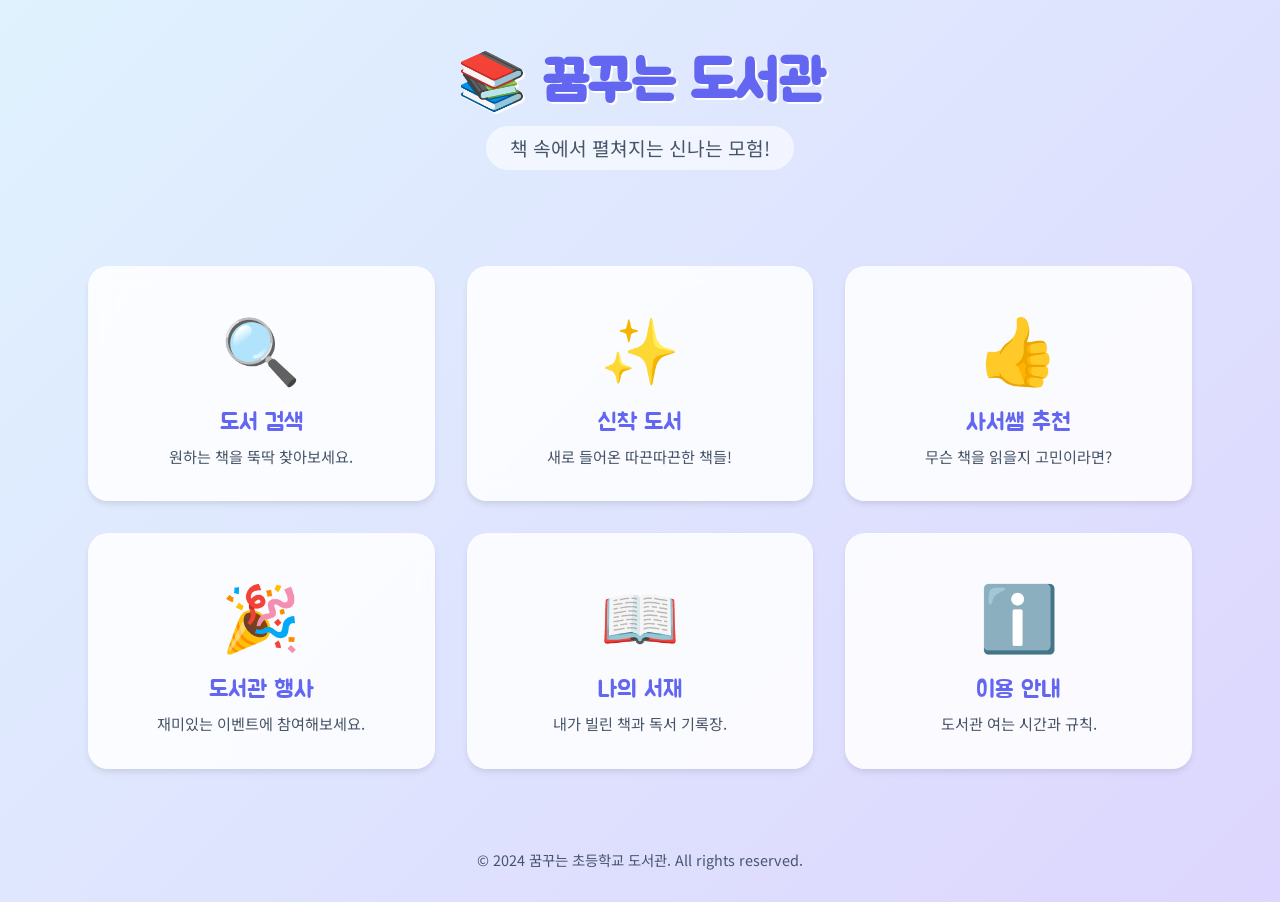
<file: index.html>
<!DOCTYPE html>
<html lang="ko">

<head>
    <meta charset="UTF-8">
    <meta name="viewport" content="width=device-width, initial-scale=1.0">
    <title>꿈꾸는 학교 도서관</title>
    <link rel="stylesheet" href="style.css">
</head>

<body>

    <header>
        <h1>📚 꿈꾸는 도서관</h1>
        <div class="subtitle">책 속에서 펼쳐지는 신나는 모험!</div>
    </header>

    <main>
        <div class="menu-grid">
            <!-- Menu 1 -->
            <a href="page1_search.html" class="menu-card">
                <div class="menu-icon">🔍</div>
                <div class="menu-title">도서 검색</div>
                <div class="menu-desc">원하는 책을 뚝딱 찾아보세요.</div>
            </a>

            <!-- Menu 2 -->
            <a href="page2_new.html" class="menu-card">
                <div class="menu-icon">✨</div>
                <div class="menu-title">신착 도서</div>
                <div class="menu-desc">새로 들어온 따끈따끈한 책들!</div>
            </a>

            <!-- Menu 3 -->
            <a href="page3_recommend.html" class="menu-card">
                <div class="menu-icon">👍</div>
                <div class="menu-title">사서쌤 추천</div>
                <div class="menu-desc">무슨 책을 읽을지 고민이라면?</div>
            </a>

            <!-- Menu 4 -->
            <a href="page4_events.html" class="menu-card">
                <div class="menu-icon">🎉</div>
                <div class="menu-title">도서관 행사</div>
                <div class="menu-desc">재미있는 이벤트에 참여해보세요.</div>
            </a>

            <!-- Menu 5 -->
            <a href="page5_mylib.html" class="menu-card">
                <div class="menu-icon">📖</div>
                <div class="menu-title">나의 서재</div>
                <div class="menu-desc">내가 빌린 책과 독서 기록장.</div>
            </a>

            <!-- Menu 6 -->
            <a href="page6_info.html" class="menu-card">
                <div class="menu-icon">ℹ️</div>
                <div class="menu-title">이용 안내</div>
                <div class="menu-desc">도서관 여는 시간과 규칙.</div>
            </a>
        </div>
    </main>

    <footer>
        <p>&copy; 2024 꿈꾸는 초등학교 도서관. All rights reserved.</p>
    </footer>

</body>

</html>
</file>
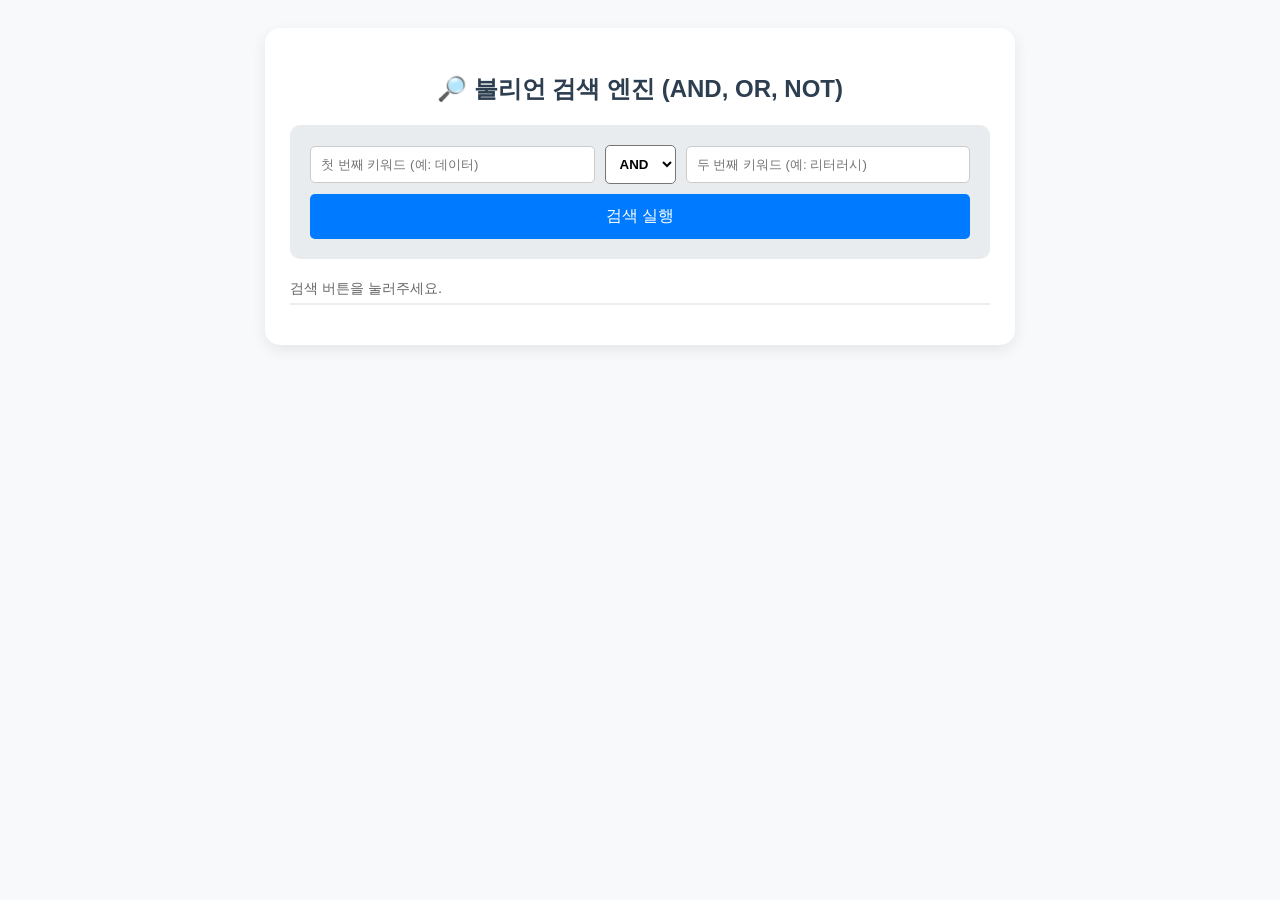
<file: boolean.html>
<!DOCTYPE html>
<html lang="ko">
<head>
    <meta charset="UTF-8">
    <title>불리언 검색 엔진 연습</title>
    <style>
        body { font-family: 'Malgun Gothic', sans-serif; background-color: #f8f9fa; padding: 20px; }
        .container { max-width: 700px; margin: 0 auto; background: white; padding: 25px; border-radius: 15px; box-shadow: 0 5px 15px rgba(0,0,0,0.08); }
        h2 { color: #2c3e50; text-align: center; }
        .search-controls { background: #e9ecef; padding: 20px; border-radius: 10px; margin-bottom: 20px; }
        .input-row { display: flex; gap: 10px; margin-bottom: 10px; align-items: center; }
        input { flex: 1; padding: 10px; border: 1px solid #ccc; border-radius: 5px; }
        select { padding: 10px; border-radius: 5px; font-weight: bold; background: #fff; }
        button { width: 100%; padding: 12px; background-color: #007bff; color: white; border: none; border-radius: 5px; cursor: pointer; font-size: 16px; }
        button:hover { background-color: #0056b3; }
        
        .result-stats { margin: 15px 0; font-size: 0.9em; color: #666; border-bottom: 2px solid #eee; padding-bottom: 5px; }
        .book-item { padding: 12px; border-bottom: 1px solid #eee; }
        .book-title { font-weight: bold; color: #333; }
        .book-tags { font-size: 0.85em; color: #007bff; margin-top: 4px; }
        mark { background-color: #ffeb3b; padding: 0 2px; }
    </style>
</head>
<body>

<div class="container">
    <h2>🔎 불리언 검색 엔진 (AND, OR, NOT)</h2>
    
    <div class="search-controls">
        <div class="input-row">
            <input type="text" id="term1" placeholder="첫 번째 키워드 (예: 데이터)">
            <select id="operator">
                <option value="AND">AND</option>
                <option value="OR">OR</option>
                <option value="NOT">NOT</option>
            </select>
            <input type="text" id="term2" placeholder="두 번째 키워드 (예: 리터러시)">
        </div>
        <button onclick="runBooleanSearch()">검색 실행</button>
    </div>

    <div id="resultArea">
        <div id="stats" class="result-stats">검색 버튼을 눌러주세요.</div>
        <div id="list"></div>
    </div>
</div>

<script>
    // 1. 샘플 도서 데이터 (태그 기반 검색)
    const libraryData = [
        { title: "데이터 리터러시 가이드", tags: ["데이터", "리터러시", "교육"] },
        { title: "정보 리터러시의 이해", tags: ["정보", "리터러시", "문헌정보"] },
        { title: "데이터 시각화 교과서", tags: ["데이터", "시각화", "디자인"] },
        { title: "미디어 리터러시와 가짜뉴스", tags: ["미디어", "리터러시", "정보"] },
        { title: "파이썬 데이터 분석", tags: ["데이터", "파이썬", "프로그래밍"] },
        { title: "도서관 정보학 개론", tags: ["도서관", "정보", "문헌정보"] },
        { title: "디지털 리터러시 교육론", tags: ["디지털", "리터러시", "교육"] },
        { title: "빅데이터의 세계", tags: ["데이터", "빅데이터", "과학"] }
    ];

    function runBooleanSearch() {
        const t1 = document.getElementById('term1').value.trim().toLowerCase();
        const t2 = document.getElementById('term2').value.trim().toLowerCase();
        const op = document.getElementById('operator').value;
        const listDiv = document.getElementById('list');
        const statsDiv = document.getElementById('stats');

        if (!t1) { alert("첫 번째 키워드는 필수입니다."); return; }

        // 2. 불리언 논리 필터링
        const results = libraryData.filter(book => {
            const content = book.tags.join(" ").toLowerCase() + book.title.toLowerCase();
            const hasT1 = content.includes(t1);
            const hasT2 = t2 ? content.includes(t2) : false;

            if (op === "AND") return hasT1 && hasT2;
            if (op === "OR")  return hasT1 || hasT2;
            if (op === "NOT") return hasT1 && !hasT2;
            return hasT1;
        });

        // 3. 결과 출력
        listDiv.innerHTML = "";
        statsDiv.innerHTML = `검색 조건: <b>${t1} ${op} ${t2}</b> | 검색 결과: ${results.length}건`;

        if (results.length === 0) {
            listDiv.innerHTML = "<p style='text-align:center; padding:20px;'>일치하는 도서가 없습니다.</p>";
            return;
        }

        results.forEach(book => {
            const item = document.createElement('div');
            item.className = 'book-item';
            
            // 키워드 강조 하이라이트
            let displayTitle = book.title;
            [t1, t2].forEach(t => {
                if(t) {
                    const reg = new RegExp(t, "gi");
                    displayTitle = displayTitle.replace(reg, match => `<mark>${match}</mark>`);
                }
            });

            item.innerHTML = `
                <div class="book-title">${displayTitle}</div>
                <div class="book-tags">태그: ${book.tags.join(", ")}</div>
            `;
            listDiv.appendChild(item);
        });
    }
</script>

</body>
</html>
</file>
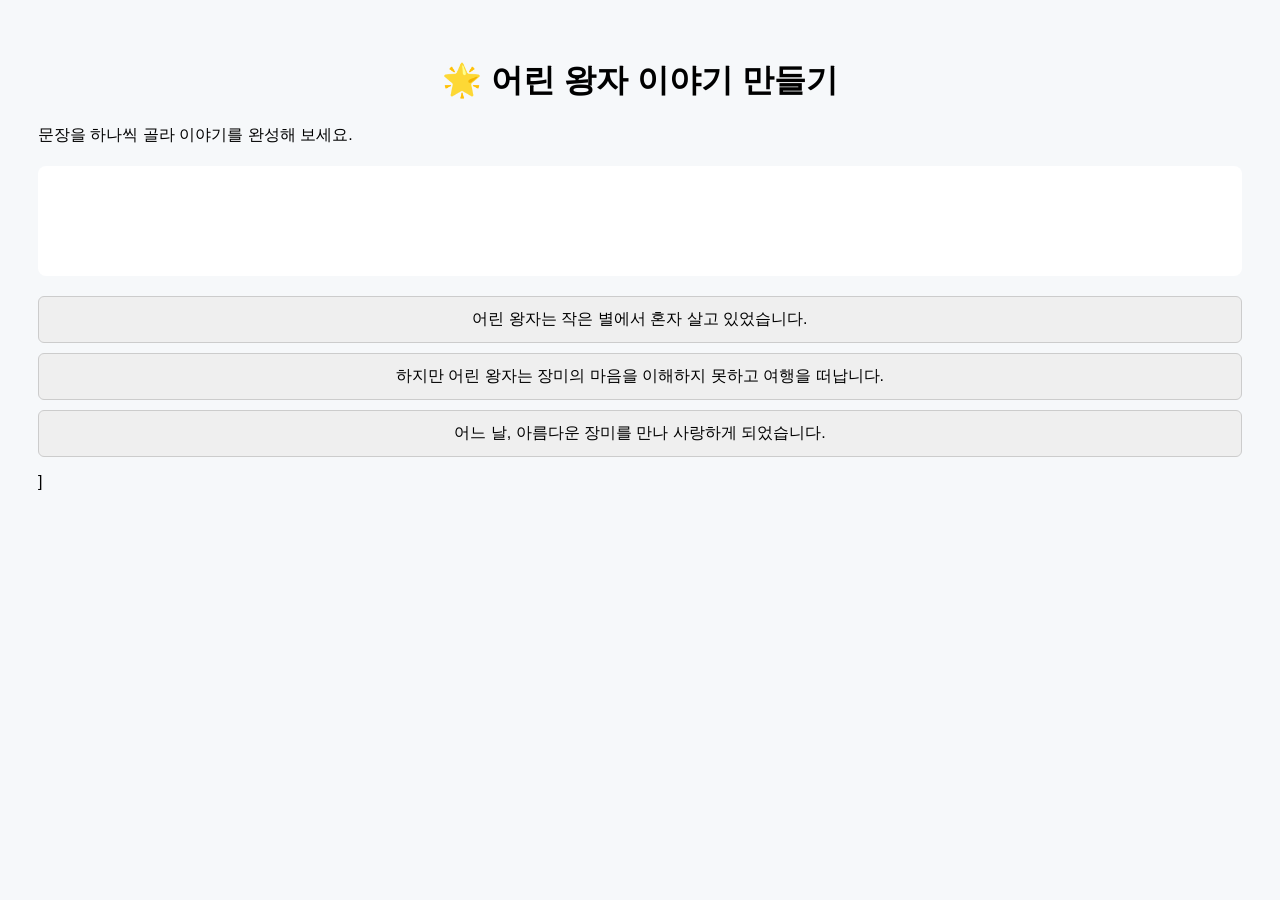
<file: childking.html>
<!DOCTYPE html>
<html lang="ko">
<head>
  <meta charset="UTF-8">
  <title>어린 왕자 이야기 만들기 게임</title>
  <style>
    body {
      font-family: "Noto Sans KR", sans-serif;
      background: #f6f8fa;
      padding: 30px;
    }
    h1 {
      text-align: center;
    }
    #story {
      margin: 20px 0;
      padding: 15px;
      background: white;
      border-radius: 8px;
      min-height: 80px;
    }
    .choices button {
      display: block;
      width: 100%;
      margin: 10px 0;
      padding: 12px;
      font-size: 16px;
      border-radius: 6px;
      border: 1px solid #ccc;
      cursor: pointer;
    }
    .choices button:hover {
      background: #eef;
    }
    #message {
      margin-top: 15px;
      font-weight: bold;
    }
  </style>
</head>
<body>

<h1>🌟 어린 왕자 이야기 만들기</h1>

<p>문장을 하나씩 골라 이야기를 완성해 보세요.</p>

<div id="story"></div>

<div class="choices" id="choices"></div>

<p id="message"></p>

<script>
  // 올바른 이야기 순서
  const correctStory = [
    "어린 왕자는 작은 별에서 혼자 살고 있었습니다.",
    "그는 매일 해가 지는 모습을 바라보는 것을 좋아했습니다.",
    "어느 날, 아름다운 장미를 만나 사랑하게 되었습니다.",
    "하지만 어린 왕자는 장미의 마음을 이해하지 못하고 여행을 떠납니다.",
    "여러 별을 여행하며 어른들의 모습을 보게 됩니다.",
    "지구에서 여우를 만나 중요한 비밀을 배웁니다.",
    "가장 중요한 것은 눈에 보이지 않는다는 사실이었습니다."
  ];

  let currentIndex = 0;
  const storyDiv = document.getElementById("story");
  const choicesDiv = document.getElementById("choices");
  const messageP = document.getElementById("message");

  function shuffle(array) {
    return array.sort(() => Math.random() - 0.5);
  }

  function showChoices() {
    choicesDiv.innerHTML = "";
    messageP.textContent = "";

    const correctSentence = correctStory[currentIndex];

    // 오답 후보 2개 추가
    let wrongChoices = correctStory.filter(
      (s, i) => i !== currentIndex
    );
    wrongChoices = shuffle(wrongChoices).slice(0, 2);

    const choices = shuffle([correctSentence, ...wrongChoices]);

    choices.forEach(sentence => {
      const btn = document.createElement("button");
      btn.textContent = sentence;
      btn.onclick = () => checkAnswer(sentence);
      choicesDiv.appendChild(btn);
    });
  }

  function checkAnswer(sentence) {
    if (sentence === correctStory[currentIndex]) {
      storyDiv.innerHTML += sentence + "<br>";
      currentIndex++;

      if (currentIndex === correctStory.length) {
        choicesDiv.innerHTML = "";
        messageP.textContent = "🎉 이야기를 모두 완성했습니다!";
      } else {
        showChoices();
      }
    } else {
      messageP.textContent = "❌ 이 문장은 아직 아니에요. 다시 생각해 보세요!";
    }
  }

  showChoices();
</script>

</body>
</html>
]
</file>
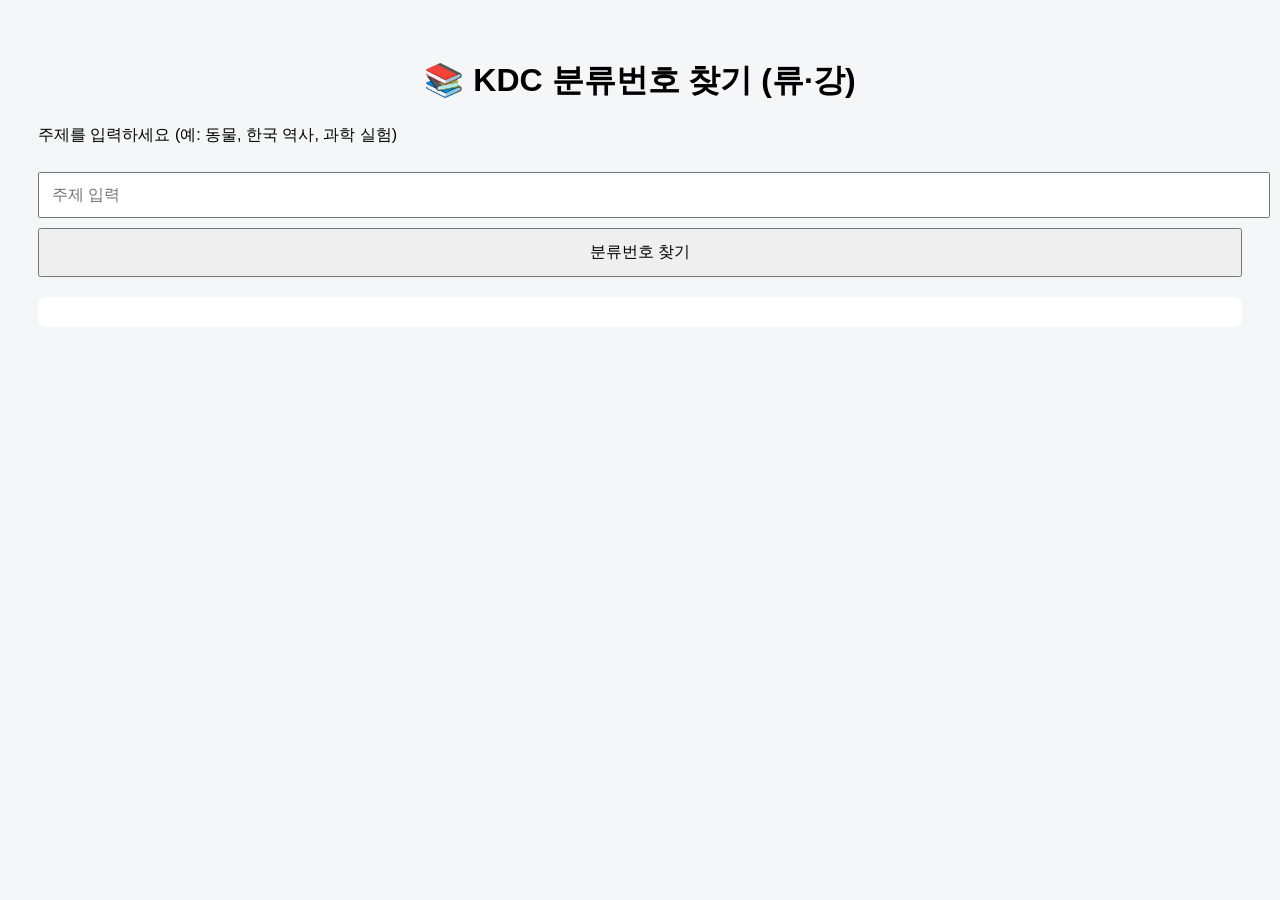
<file: classification.html>
<!DOCTYPE html>
<html lang="ko">
<head>
  <meta charset="UTF-8">
  <title>KDC 분류번호 찾기</title>
  <style>
    body {
      font-family: "Noto Sans KR", sans-serif;
      background: #f4f6f8;
      padding: 30px;
    }
    h1 {
      text-align: center;
    }
    input {
      width: 100%;
      padding: 12px;
      font-size: 16px;
      margin-top: 10px;
    }
    button {
      margin-top: 10px;
      padding: 12px;
      width: 100%;
      font-size: 16px;
      cursor: pointer;
    }
    #result {
      margin-top: 20px;
      padding: 15px;
      background: white;
      border-radius: 8px;
    }
  </style>
</head>
<body>

<h1>📚 KDC 분류번호 찾기 (류·강)</h1>

<p>주제를 입력하세요 (예: 동물, 한국 역사, 과학 실험)</p>

<input type="text" id="topicInput" placeholder="주제 입력">
<button onclick="findKDC()">분류번호 찾기</button>

<div id="result"></div>

<script>
  // KDC 류·강 수준 단순 매핑 데이터
  const kdcData = [
    { keywords: ["철학", "윤리"], code: "100", name: "철학" },
    { keywords: ["종교", "기독교", "불교"], code: "200", name: "종교" },
    { keywords: ["사회", "정치", "경제", "법"], code: "300", name: "사회과학" },
    { keywords: ["언어", "국어", "영어"], code: "700", name: "언어" },
    { keywords: ["과학", "실험", "물리", "화학", "생물"], code: "400", name: "자연과학" },
    { keywords: ["수학"], code: "410", name: "수학" },
    { keywords: ["동물", "식물", "생태"], code: "490", name: "생명과학" },
    { keywords: ["기술", "컴퓨터", "인공지능"], code: "560", name: "공학" },
    { keywords: ["예술", "미술", "음악"], code: "600", name: "예술" },
    { keywords: ["문학", "소설", "시"], code: "800", name: "문학" },
    { keywords: ["한국사", "역사", "세계사"], code: "900", name: "역사" }
  ];

  function findKDC() {
    const input = document.getElementById("topicInput").value.trim();
    const resultDiv = document.getElementById("result");

    if (!input) {
      resultDiv.innerHTML = "❗ 주제를 입력하세요.";
      return;
    }

    const found = kdcData.find(item =>
      item.keywords.some(keyword => input.includes(keyword))
    );

    if (found) {
      resultDiv.innerHTML = `
        <strong>📌 추천 KDC 분류번호</strong><br>
        분류번호: <b>${found.code}</b><br>
        분류명: ${found.name}
      `;
    } else {
      resultDiv.innerHTML = "⚠️ 해당 주제에 맞는 분류를 찾지 못했습니다.";
    }
  }
</script>

</body>
</html>
</file>
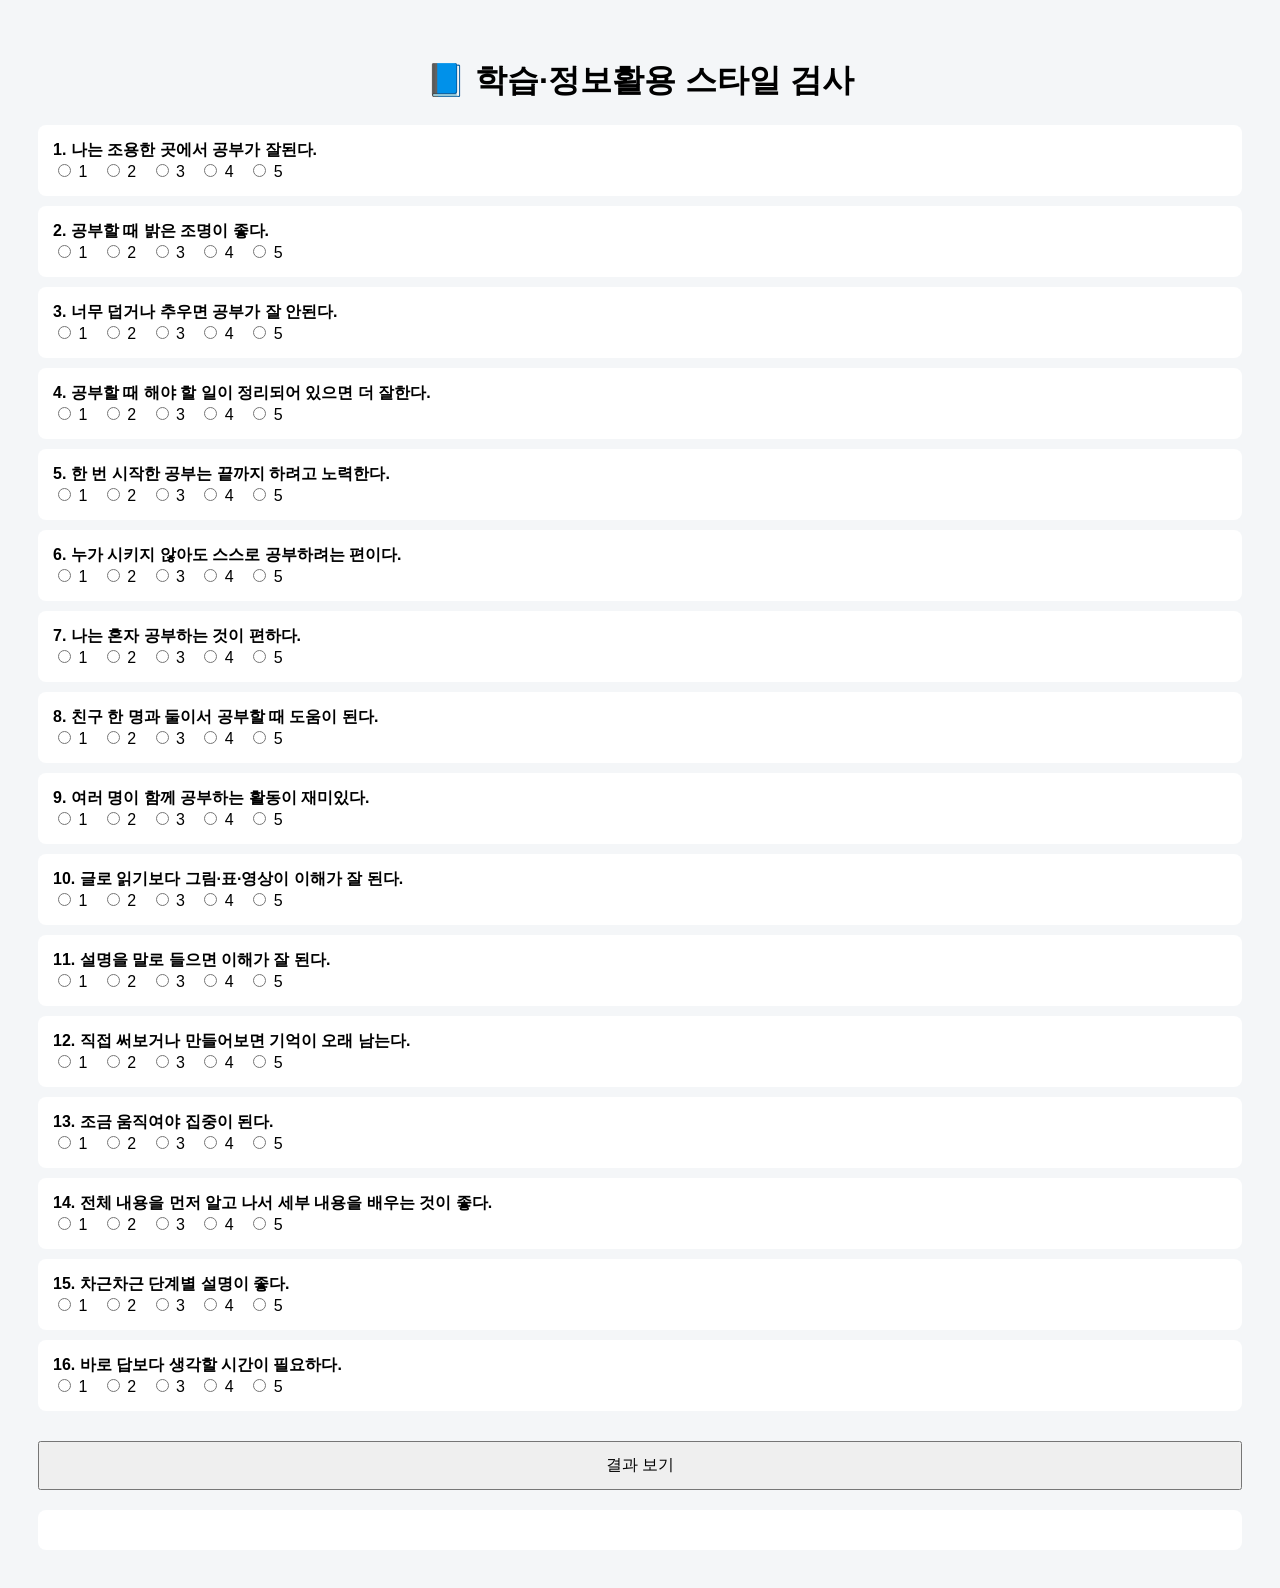
<file: learning_style.html>
<!DOCTYPE html>
<html lang="ko">
<head>
<meta charset="UTF-8">
<title>학습·정보활용 스타일 진단</title>
<style>
body { font-family: "Noto Sans KR", sans-serif; background:#f4f6f8; padding:30px; }
h1 { text-align:center; }
.question { background:#fff; padding:15px; margin-bottom:10px; border-radius:8px; }
.result { background:#fff; padding:20px; margin-top:20px; border-radius:8px; }
label { margin-right:10px; }
button { padding:12px; width:100%; font-size:16px; margin-top:20px; }
</style>
</head>

<body>

<h1>📘 학습·정보활용 스타일 검사</h1>

<form id="survey">

<script>
const questions = [
  "나는 조용한 곳에서 공부가 잘된다.",
  "공부할 때 밝은 조명이 좋다.",
  "너무 덥거나 추우면 공부가 잘 안된다.",
  "공부할 때 해야 할 일이 정리되어 있으면 더 잘한다.",
  "한 번 시작한 공부는 끝까지 하려고 노력한다.",
  "누가 시키지 않아도 스스로 공부하려는 편이다.",
  "나는 혼자 공부하는 것이 편하다.",
  "친구 한 명과 둘이서 공부할 때 도움이 된다.",
  "여러 명이 함께 공부하는 활동이 재미있다.",
  "글로 읽기보다 그림·표·영상이 이해가 잘 된다.",
  "설명을 말로 들으면 이해가 잘 된다.",
  "직접 써보거나 만들어보면 기억이 오래 남는다.",
  "조금 움직여야 집중이 된다.",
  "전체 내용을 먼저 알고 나서 세부 내용을 배우는 것이 좋다.",
  "차근차근 단계별 설명이 좋다.",
  "바로 답보다 생각할 시간이 필요하다."
];

questions.forEach((q, i) => {
  document.write(`<div class="question"><b>${i+1}. ${q}</b><br>`);
  for(let s=1; s<=5; s++){
    document.write(`
      <label>
        <input type="radio" name="q${i}" value="${s}">
        ${s}
      </label>
    `);
  }
  document.write(`</div>`);
});
</script>

<button type="button" onclick="analyze()">결과 보기</button>
</form>

<div class="result" id="result"></div>

<script>
function analyze() {
  const areas = {
    environment: [0,1,2],
    emotion: [3,4,5],
    social: [6,7,8],
    physical: [9,10,11,12],
    cognitive: [13,14,15]
  };

  const styles = {
    environment: ["저소음 선호형", "밝은 조명 선호형", "물리적 환경 민감형"],
    emotion: ["구조화 선호형", "과제 지속형", "자기주도형"],
    social: ["개인학습 선호형", "짝 학습 선호형", "협동학습 선호형"],
    physical: ["시각 선호", "청각 선호", "촉각·운동 선호"],
    cognitive: ["종합적 사고", "분석적 사고", "반성적 사고"]
  };

  let resultHTML = "<h3>📊 결과 분석</h3>";

  for (let area in areas) {
    let scores = [];
    areas[area].forEach(i => {
      const checked = document.querySelector(`input[name="q${i}"]:checked`);
      if (!checked) {
        alert("모든 문항에 응답해 주세요.");
        return;
      }
      scores.push(parseInt(checked.value));
    });

    const avg = (scores.reduce((a,b)=>a+b,0)/scores.length).toFixed(2);

    let level = avg >= 4 ? "강한 선호" : avg >= 3 ? "보통 선호" : "낮은 선호";

    let maxIndex = scores.indexOf(Math.max(...scores));
    let style = styles[area][maxIndex] || styles[area][0];

    resultHTML += `
      <p>
        <b>${area.toUpperCase()}</b><br>
        평균 점수: ${avg} (${level})<br>
        👉 추천 스타일: <b>${style}</b>
      </p>
    `;
  }

  resultHTML += `
    <hr>
    <b>📚 정보활용교육 활용 제안</b><br>
    - 강한 선호 영역을 중심으로 정보 탐색·정리·표현 전략 설계<br>
    - 자료 유형(텍스트·영상·활동형) 선택 근거로 활용<br>
    - 모둠 구성 및 과제 제시 방식 차별화 가능
  `;

  document.getElementById("result").innerHTML = resultHTML;
}
</script>

</body>
</html>
</file>
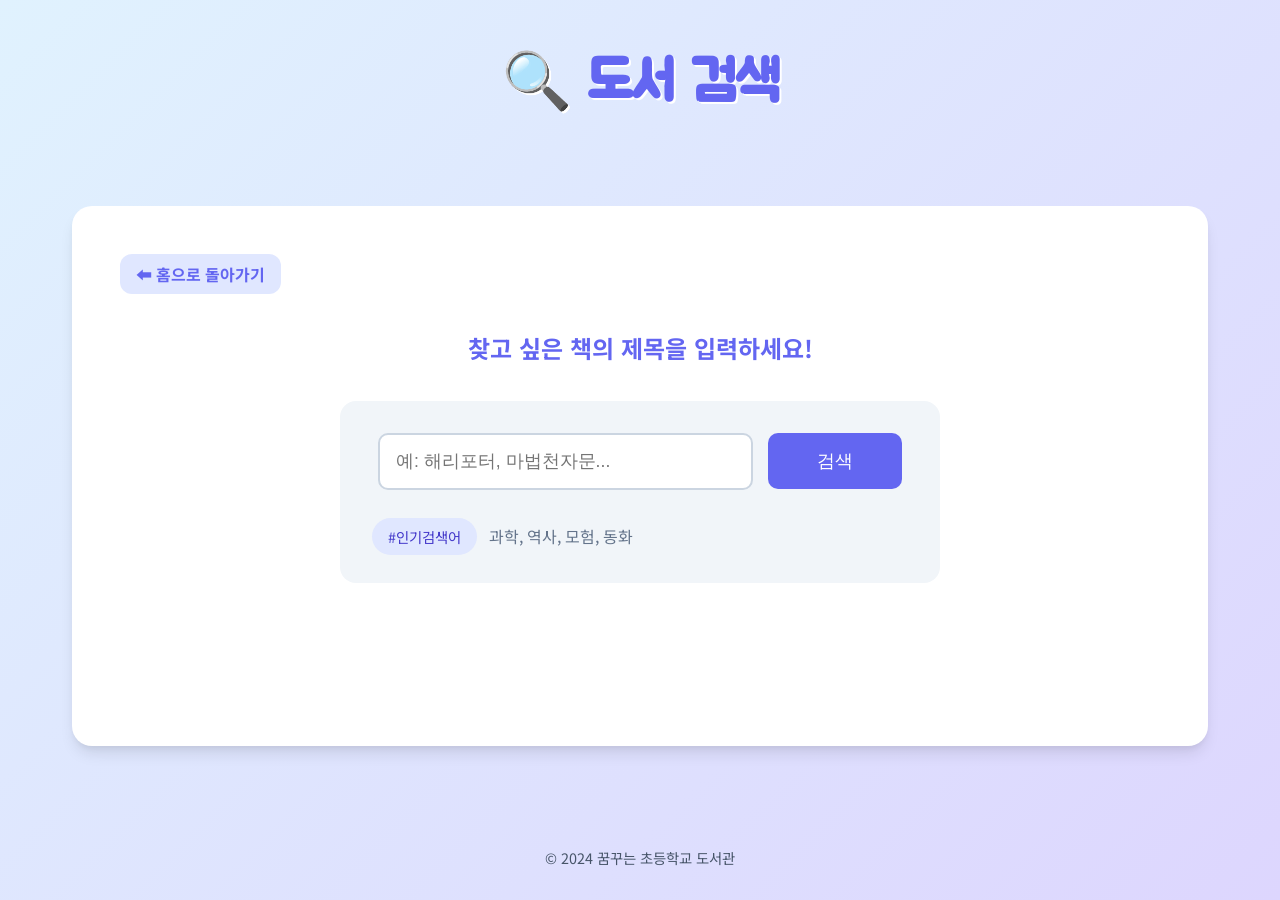
<file: page1_search.html>
<!DOCTYPE html>
<html lang="ko">

<head>
    <meta charset="UTF-8">
    <meta name="viewport" content="width=device-width, initial-scale=1.0">
    <title>도서 검색 - 꿈꾸는 도서관</title>
    <link rel="stylesheet" href="style.css">
</head>

<body>
    <header>
        <h1>🔍 도서 검색</h1>
    </header>
    <main>
        <div class="page-container">
            <a href="index.html" class="back-btn">⬅ 홈으로 돌아가기</a>
            <div class="page-content" style="text-align: center;">
                <h2 style="margin-bottom: 2rem; color: var(--primary-color);">찾고 싶은 책의 제목을 입력하세요!</h2>
                <div
                    style="background: #f1f5f9; padding: 2rem; border-radius: 1rem; display: inline-block; width: 100%; max-width: 600px;">
                    <input type="text" placeholder="예: 해리포터, 마법천자문..."
                        style="width: 70%; padding: 1rem; border: 2px solid #cbd5e1; border-radius: 10px; font-size: 1.1rem; outline: none;">
                    <button
                        style="width: 25%; padding: 1rem; background: var(--primary-color); color: white; border: none; border-radius: 10px; font-size: 1.1rem; cursor: pointer; margin-left: 2%;">검색</button>
                    <div style="margin-top: 2rem; text-align: left;">
                        <span
                            style="background: #e0e7ff; color: #4338ca; padding: 0.5rem 1rem; border-radius: 20px; font-size: 0.9rem; margin-right: 0.5rem;">#인기검색어</span>
                        <span style="color: #64748b;">과학, 역사, 모험, 동화</span>
                    </div>
                </div>
            </div>
        </div>
    </main>
    <footer>
        <p>&copy; 2024 꿈꾸는 초등학교 도서관</p>
    </footer>
</body>

</html>
</file>
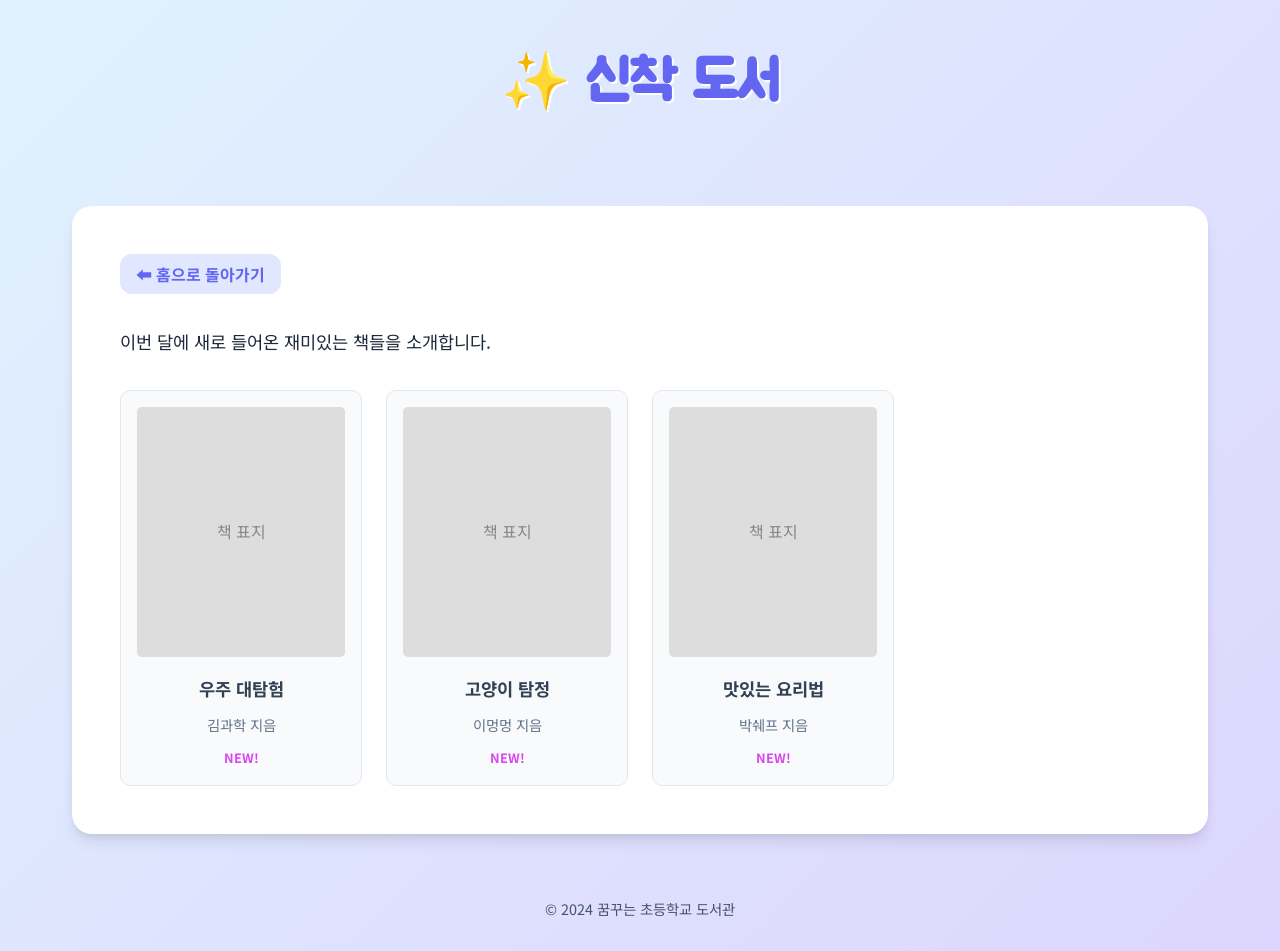
<file: page2_new.html>
<!DOCTYPE html>
<html lang="ko">

<head>
    <meta charset="UTF-8">
    <meta name="viewport" content="width=device-width, initial-scale=1.0">
    <title>신착 도서 - 꿈꾸는 도서관</title>
    <link rel="stylesheet" href="style.css">
</head>

<body>
    <header>
        <h1>✨ 신착 도서</h1>
    </header>
    <main>
        <div class="page-container">
            <a href="index.html" class="back-btn">⬅ 홈으로 돌아가기</a>
            <div class="page-content">
                <p style="margin-bottom: 2rem; font-size: 1.1rem;">이번 달에 새로 들어온 재미있는 책들을 소개합니다.</p>
                <div style="display: grid; grid-template-columns: repeat(auto-fill, minmax(200px, 1fr)); gap: 1.5rem;">
                    <!-- Book Item 1 -->
                    <div
                        style="background: #f8fafc; padding: 1rem; border-radius: 10px; text-align: center; border: 1px solid #e2e8f0;">
                        <div
                            style="width: 100%; height: 250px; background: #ddd; margin-bottom: 1rem; border-radius: 5px; display: flex; align-items: center; justify-content: center; color: #888;">
                            책 표지</div>
                        <h3 style="font-size: 1.1rem; color: #334155; margin-bottom: 0.5rem;">우주 대탐험</h3>
                        <p style="font-size: 0.9rem; color: #64748b;">김과학 지음</p>
                        <span
                            style="display:block; margin-top:0.5rem; color: #d946ef; font-weight:bold; font-size:0.8rem;">NEW!</span>
                    </div>
                    <!-- Book Item 2 -->
                    <div
                        style="background: #f8fafc; padding: 1rem; border-radius: 10px; text-align: center; border: 1px solid #e2e8f0;">
                        <div
                            style="width: 100%; height: 250px; background: #ddd; margin-bottom: 1rem; border-radius: 5px; display: flex; align-items: center; justify-content: center; color: #888;">
                            책 표지</div>
                        <h3 style="font-size: 1.1rem; color: #334155; margin-bottom: 0.5rem;">고양이 탐정</h3>
                        <p style="font-size: 0.9rem; color: #64748b;">이멍멍 지음</p>
                        <span
                            style="display:block; margin-top:0.5rem; color: #d946ef; font-weight:bold; font-size:0.8rem;">NEW!</span>
                    </div>
                    <!-- Book Item 3 -->
                    <div
                        style="background: #f8fafc; padding: 1rem; border-radius: 10px; text-align: center; border: 1px solid #e2e8f0;">
                        <div
                            style="width: 100%; height: 250px; background: #ddd; margin-bottom: 1rem; border-radius: 5px; display: flex; align-items: center; justify-content: center; color: #888;">
                            책 표지</div>
                        <h3 style="font-size: 1.1rem; color: #334155; margin-bottom: 0.5rem;">맛있는 요리법</h3>
                        <p style="font-size: 0.9rem; color: #64748b;">박쉐프 지음</p>
                        <span
                            style="display:block; margin-top:0.5rem; color: #d946ef; font-weight:bold; font-size:0.8rem;">NEW!</span>
                    </div>
                </div>
            </div>
        </div>
    </main>
    <footer>
        <p>&copy; 2024 꿈꾸는 초등학교 도서관</p>
    </footer>
</body>

</html>
</file>
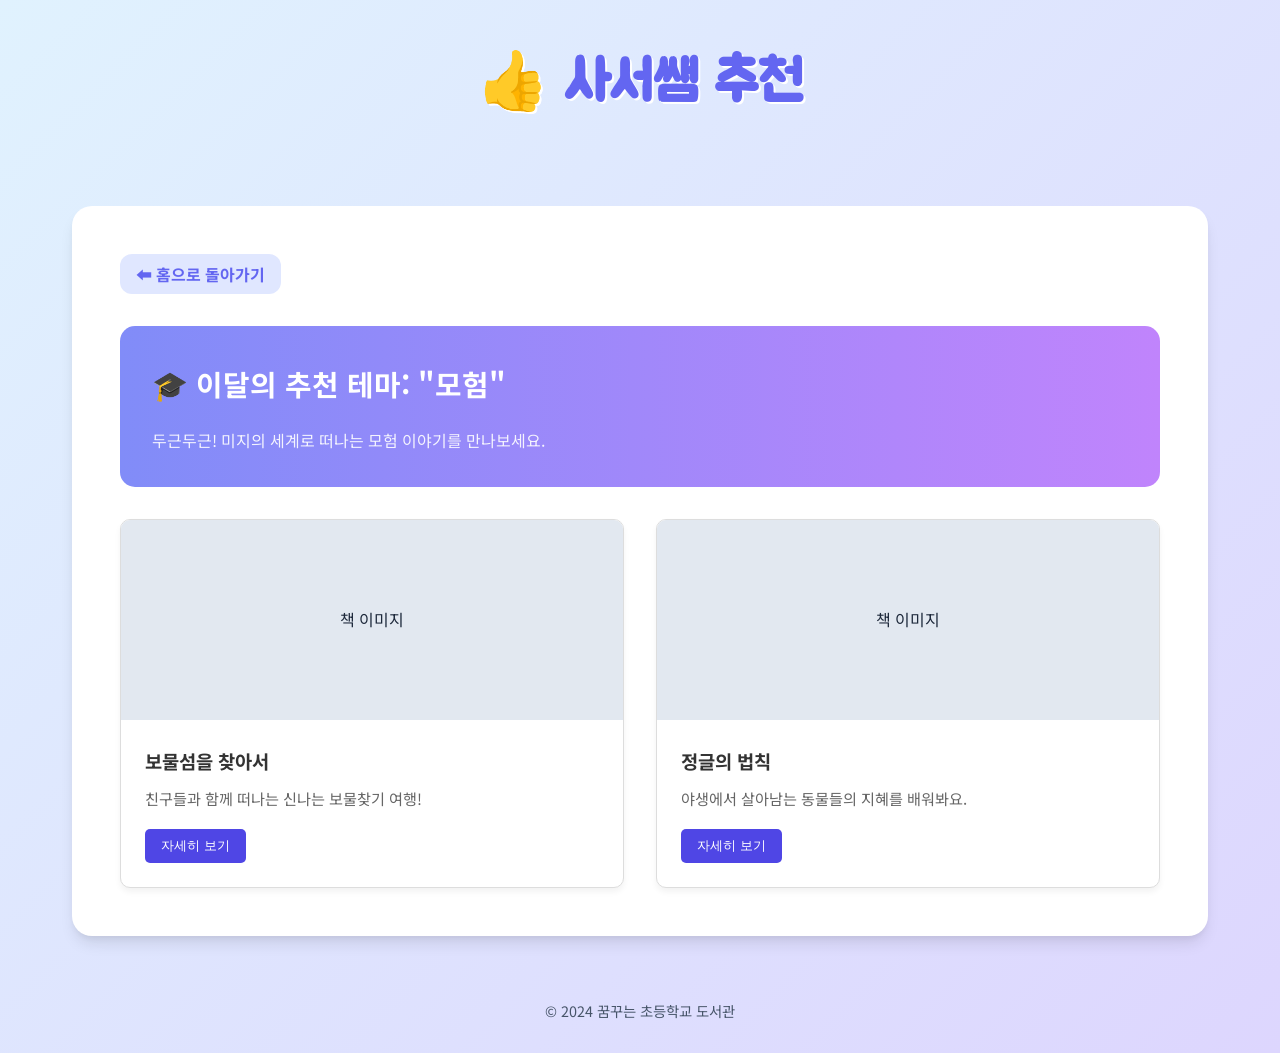
<file: page3_recommend.html>
<!DOCTYPE html>
<html lang="ko">

<head>
    <meta charset="UTF-8">
    <meta name="viewport" content="width=device-width, initial-scale=1.0">
    <title>추천 도서 - 꿈꾸는 도서관</title>
    <link rel="stylesheet" href="style.css">
</head>

<body>
    <header>
        <h1>👍 사서쌤 추천</h1>
    </header>
    <main>
        <div class="page-container">
            <a href="index.html" class="back-btn">⬅ 홈으로 돌아가기</a>
            <div class="page-content">
                <div
                    style="background: linear-gradient(to right, #818cf8, #c084fc); color: white; padding: 2rem; border-radius: 15px; margin-bottom: 2rem;">
                    <h2 style="font-size: 1.8rem; margin-bottom: 1rem;">🎓 이달의 추천 테마: "모험"</h2>
                    <p style="opacity: 0.9;">두근두근! 미지의 세계로 떠나는 모험 이야기를 만나보세요.</p>
                </div>

                <div style="display: flex; gap: 2rem; flex-wrap: wrap;">
                    <div
                        style="flex: 1; min-width: 300px; background: #fff; border: 1px solid #ddd; border-radius: 10px; overflow: hidden; box-shadow: 0 4px 6px rgba(0,0,0,0.05);">
                        <div
                            style="height: 200px; background: #e2e8f0; display: flex; align-items: center; justify-content: center;">
                            책 이미지</div>
                        <div style="padding: 1.5rem;">
                            <h3 style="color: #333; margin-bottom: 0.5rem;">보물섬을 찾아서</h3>
                            <p style="color: #666; font-size: 0.95rem; margin-bottom: 1rem;">친구들과 함께 떠나는 신나는 보물찾기 여행!
                            </p>
                            <button
                                style="background: #4f46e5; color: white; border: none; padding: 0.5rem 1rem; border-radius: 5px; cursor: pointer;">자세히
                                보기</button>
                        </div>
                    </div>

                    <div
                        style="flex: 1; min-width: 300px; background: #fff; border: 1px solid #ddd; border-radius: 10px; overflow: hidden; box-shadow: 0 4px 6px rgba(0,0,0,0.05);">
                        <div
                            style="height: 200px; background: #e2e8f0; display: flex; align-items: center; justify-content: center;">
                            책 이미지</div>
                        <div style="padding: 1.5rem;">
                            <h3 style="color: #333; margin-bottom: 0.5rem;">정글의 법칙</h3>
                            <p style="color: #666; font-size: 0.95rem; margin-bottom: 1rem;">야생에서 살아남는 동물들의 지혜를 배워봐요.
                            </p>
                            <button
                                style="background: #4f46e5; color: white; border: none; padding: 0.5rem 1rem; border-radius: 5px; cursor: pointer;">자세히
                                보기</button>
                        </div>
                    </div>
                </div>
            </div>
        </div>
    </main>
    <footer>
        <p>&copy; 2024 꿈꾸는 초등학교 도서관</p>
    </footer>
</body>

</html>
</file>
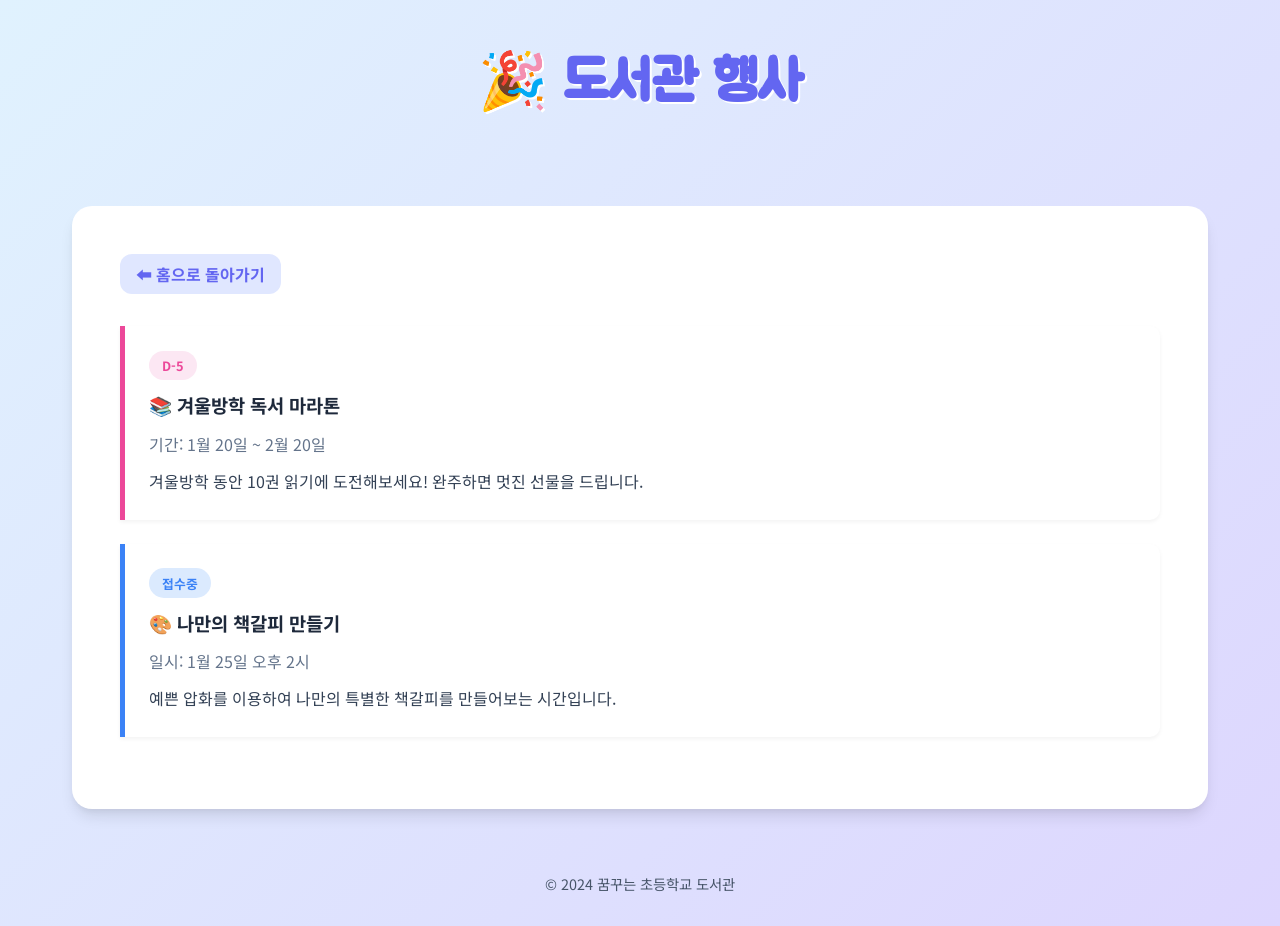
<file: page4_events.html>
<!DOCTYPE html>
<html lang="ko">

<head>
    <meta charset="UTF-8">
    <meta name="viewport" content="width=device-width, initial-scale=1.0">
    <title>도서관 행사 - 꿈꾸는 도서관</title>
    <link rel="stylesheet" href="style.css">
</head>

<body>
    <header>
        <h1>🎉 도서관 행사</h1>
    </header>
    <main>
        <div class="page-container">
            <a href="index.html" class="back-btn">⬅ 홈으로 돌아가기</a>
            <div class="page-content">
                <ul style="list-style: none; padding: 0;">
                    <li
                        style="background: #fff; border-left: 5px solid #ec4899; padding: 1.5rem; margin-bottom: 1.5rem; box-shadow: 0 2px 4px rgba(0,0,0,0.05); border-radius: 0 10px 10px 0;">
                        <span
                            style="display: inline-block; background: #fce7f3; color: #ec4899; padding: 0.2rem 0.8rem; border-radius: 15px; font-size: 0.8rem; font-weight: bold; margin-bottom: 0.5rem;">D-5</span>
                        <h3 style="margin-bottom: 0.5rem;">📚 겨울방학 독서 마라톤</h3>
                        <p style="color: #64748b; margin-bottom: 0.5rem;">기간: 1월 20일 ~ 2월 20일</p>
                        <p style="color: #334155;">겨울방학 동안 10권 읽기에 도전해보세요! 완주하면 멋진 선물을 드립니다.</p>
                    </li>
                    <li
                        style="background: #fff; border-left: 5px solid #3b82f6; padding: 1.5rem; margin-bottom: 1.5rem; box-shadow: 0 2px 4px rgba(0,0,0,0.05); border-radius: 0 10px 10px 0;">
                        <span
                            style="display: inline-block; background: #dbeafe; color: #3b82f6; padding: 0.2rem 0.8rem; border-radius: 15px; font-size: 0.8rem; font-weight: bold; margin-bottom: 0.5rem;">접수중</span>
                        <h3 style="margin-bottom: 0.5rem;">🎨 나만의 책갈피 만들기</h3>
                        <p style="color: #64748b; margin-bottom: 0.5rem;">일시: 1월 25일 오후 2시</p>
                        <p style="color: #334155;">예쁜 압화를 이용하여 나만의 특별한 책갈피를 만들어보는 시간입니다.</p>
                    </li>
                </ul>
            </div>
        </div>
    </main>
    <footer>
        <p>&copy; 2024 꿈꾸는 초등학교 도서관</p>
    </footer>
</body>

</html>
</file>
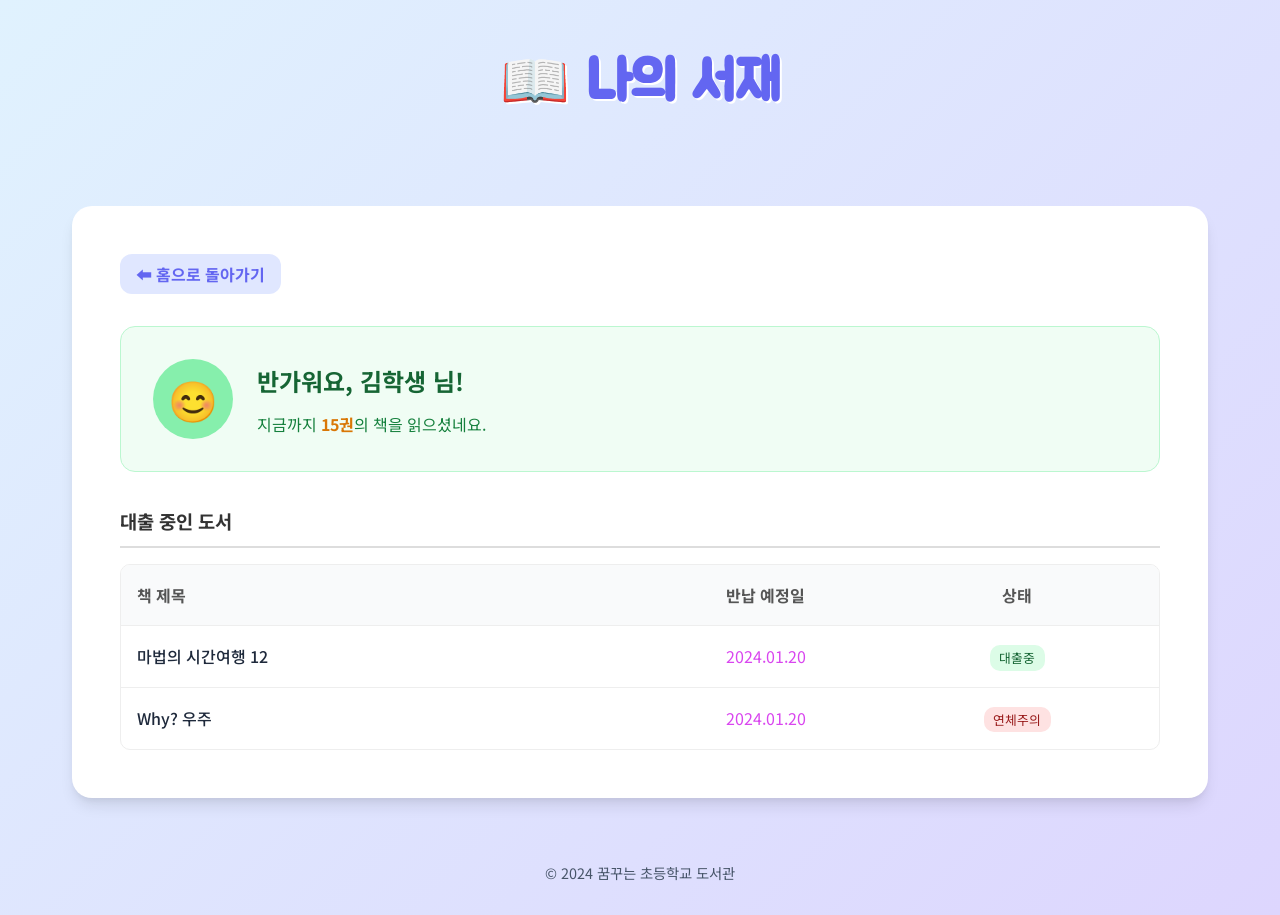
<file: page5_mylib.html>
<!DOCTYPE html>
<html lang="ko">

<head>
    <meta charset="UTF-8">
    <meta name="viewport" content="width=device-width, initial-scale=1.0">
    <title>나의 서재 - 꿈꾸는 도서관</title>
    <link rel="stylesheet" href="style.css">
</head>

<body>
    <header>
        <h1>📖 나의 서재</h1>
    </header>
    <main>
        <div class="page-container">
            <a href="index.html" class="back-btn">⬅ 홈으로 돌아가기</a>
            <div class="page-content">
                <div
                    style="display: flex; align-items: center; gap: 1.5rem; background: #f0fdf4; padding: 2rem; border-radius: 15px; margin-bottom: 2rem; border: 1px solid #bbf7d0;">
                    <div
                        style="width: 80px; height: 80px; background: #86efac; border-radius: 50%; display: flex; align-items: center; justify-content: center; font-size: 2.5rem;">
                        😊</div>
                    <div>
                        <h2 style="font-size: 1.5rem; color: #166534; margin-bottom: 0.5rem;">반가워요, 김학생 님!</h2>
                        <p style="color: #15803d;">지금까지 <strong style="color: #d97706;">15권</strong>의 책을 읽으셨네요.</p>
                    </div>
                </div>

                <h3 style="border-bottom: 2px solid #ddd; padding-bottom: 0.5rem; margin-bottom: 1rem; color: #333;">대출
                    중인 도서</h3>
                <div style="background: white; border: 1px solid #eee; border-radius: 10px; overflow: hidden;">
                    <div
                        style="display: flex; padding: 1rem; border-bottom: 1px solid #eee; background: #f9fafb; font-weight: bold; color: #555;">
                        <div style="flex: 2;">책 제목</div>
                        <div style="flex: 1; text-align: center;">반납 예정일</div>
                        <div style="flex: 1; text-align: center;">상태</div>
                    </div>
                    <div style="display: flex; padding: 1rem; border-bottom: 1px solid #eee; align-items: center;">
                        <div style="flex: 2; font-weight: 500;">마법의 시간여행 12</div>
                        <div style="flex: 1; text-align: center; color: #d946ef;">2024.01.20</div>
                        <div style="flex: 1; text-align: center;"><span
                                style="background: #dcfce7; color: #166534; px; padding: 0.2rem 0.6rem; border-radius: 10px; font-size: 0.8rem;">대출중</span>
                        </div>
                    </div>
                    <div style="display: flex; padding: 1rem; align-items: center;">
                        <div style="flex: 2; font-weight: 500;">Why? 우주</div>
                        <div style="flex: 1; text-align: center; color: #d946ef;">2024.01.20</div>
                        <div style="flex: 1; text-align: center;"><span
                                style="background: #fee2e2; color: #991b1b; padding: 0.2rem 0.6rem; border-radius: 10px; font-size: 0.8rem;">연체주의</span>
                        </div>
                    </div>
                </div>
            </div>
        </div>
    </main>
    <footer>
        <p>&copy; 2024 꿈꾸는 초등학교 도서관</p>
    </footer>
</body>

</html>
</file>
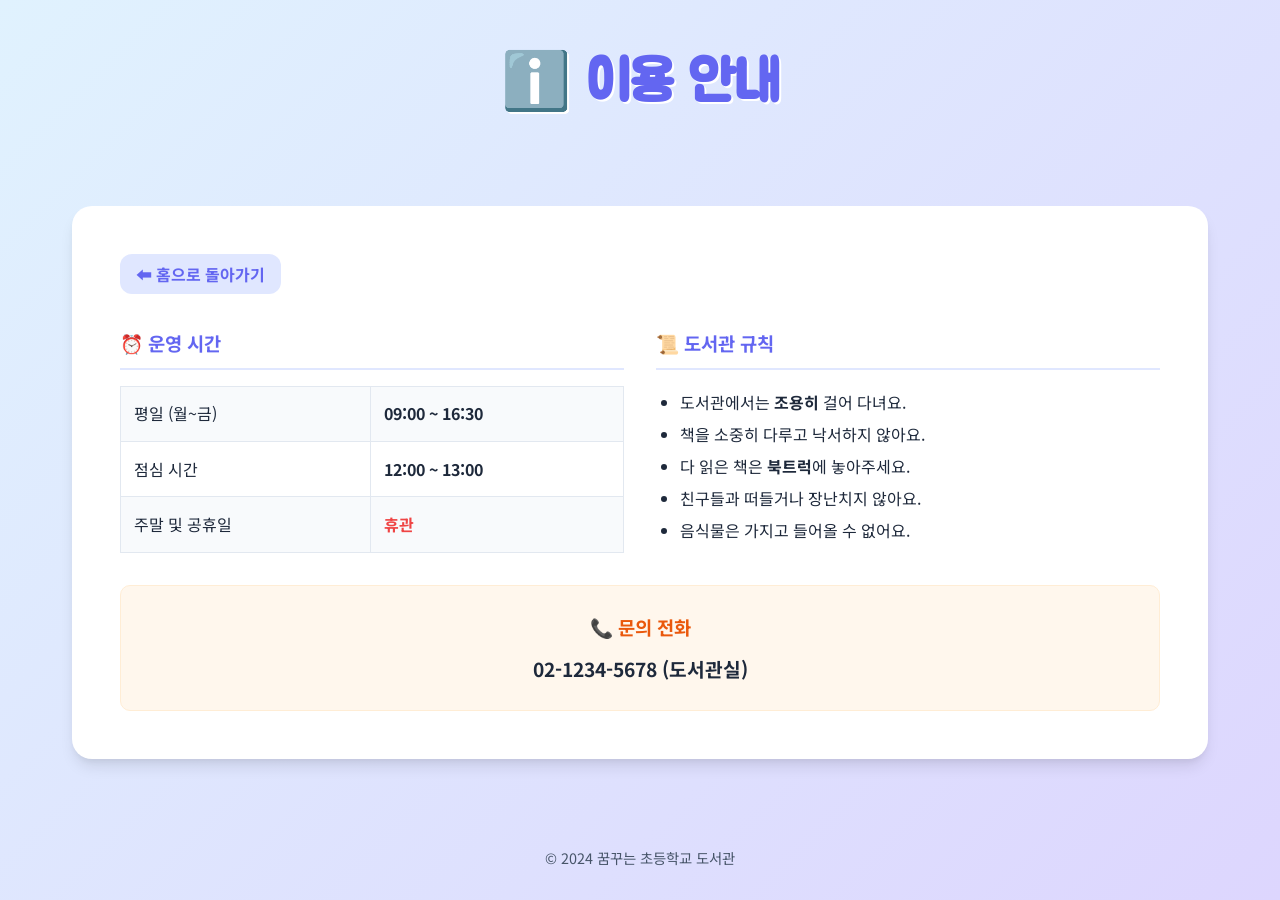
<file: page6_info.html>
<!DOCTYPE html>
<html lang="ko">

<head>
    <meta charset="UTF-8">
    <meta name="viewport" content="width=device-width, initial-scale=1.0">
    <title>이용 안내 - 꿈꾸는 도서관</title>
    <link rel="stylesheet" href="style.css">
</head>

<body>
    <header>
        <h1>ℹ️ 이용 안내</h1>
    </header>
    <main>
        <div class="page-container">
            <a href="index.html" class="back-btn">⬅ 홈으로 돌아가기</a>
            <div class="page-content">
                <div style="display: grid; grid-template-columns: 1fr 1fr; gap: 2rem;">
                    <div>
                        <h3
                            style="color: var(--primary-color); margin-bottom: 1rem; border-bottom: 2px solid #e0e7ff; padding-bottom: 0.5rem;">
                            ⏰ 운영 시간</h3>
                        <table style="width: 100%; border-collapse: collapse;">
                            <tr style="background: #f8fafc;">
                                <td style="padding: 0.8rem; border: 1px solid #e2e8f0;">평일 (월~금)</td>
                                <td style="padding: 0.8rem; border: 1px solid #e2e8f0; font-weight: bold;">09:00 ~ 16:30
                                </td>
                            </tr>
                            <tr>
                                <td style="padding: 0.8rem; border: 1px solid #e2e8f0;">점심 시간</td>
                                <td style="padding: 0.8rem; border: 1px solid #e2e8f0; font-weight: bold;">12:00 ~ 13:00
                                </td>
                            </tr>
                            <tr style="background: #f8fafc;">
                                <td style="padding: 0.8rem; border: 1px solid #e2e8f0;">주말 및 공휴일</td>
                                <td
                                    style="padding: 0.8rem; border: 1px solid #e2e8f0; color: #ef4444; font-weight: bold;">
                                    휴관</td>
                            </tr>
                        </table>
                    </div>
                    <div>
                        <h3
                            style="color: var(--primary-color); margin-bottom: 1rem; border-bottom: 2px solid #e0e7ff; padding-bottom: 0.5rem;">
                            📜 도서관 규칙</h3>
                        <ul style="padding-left: 1.5rem; line-height: 2;">
                            <li>도서관에서는 <strong>조용히</strong> 걸어 다녀요.</li>
                            <li>책을 소중히 다루고 낙서하지 않아요.</li>
                            <li>다 읽은 책은 <strong>북트럭</strong>에 놓아주세요.</li>
                            <li>친구들과 떠들거나 장난치지 않아요.</li>
                            <li>음식물은 가지고 들어올 수 없어요.</li>
                        </ul>
                    </div>
                </div>

                <div
                    style="margin-top: 2rem; background: #fff7ed; padding: 1.5rem; border-radius: 10px; border: 1px solid #ffedd5; text-align: center;">
                    <h3 style="color: #ea580c; margin-bottom: 0.5rem;">📞 문의 전화</h3>
                    <p style="font-size: 1.2rem; font-weight: bold;">02-1234-5678 (도서관실)</p>
                </div>
            </div>
        </div>
    </main>
    <footer>
        <p>&copy; 2024 꿈꾸는 초등학교 도서관</p>
    </footer>
</body>

</html>
</file>
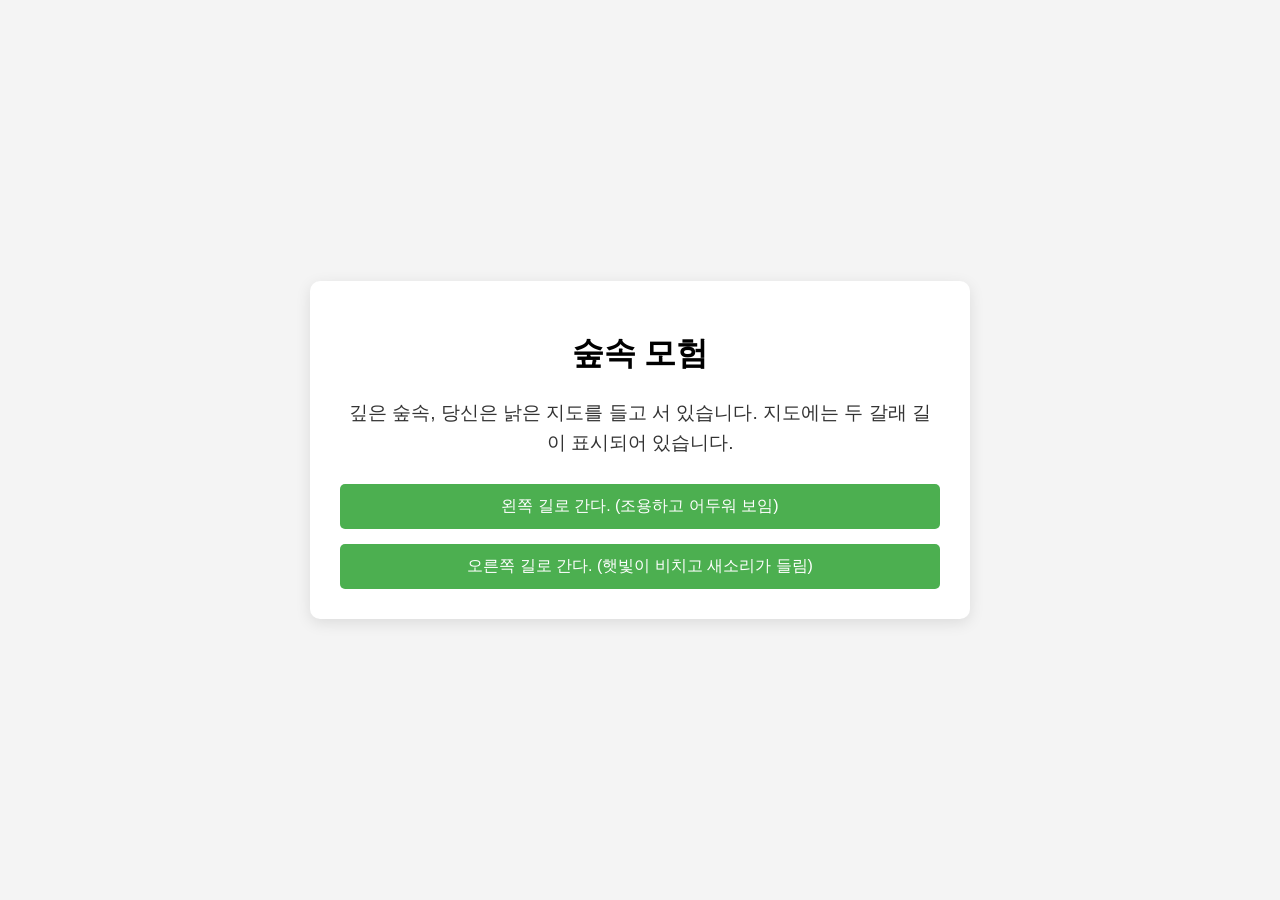
<file: story_ending.html>
<!DOCTYPE html>
<html lang="ko">
<head>
    <meta charset="UTF-8">
    <meta name="viewport" content="width=device-width, initial-scale=1.0">
    <title>숲속 모험: 나만의 이야기</title>
    <style>
        body {
            font-family: 'Segoe UI', Tahoma, Geneva, Verdana, sans-serif;
            display: flex;
            flex-direction: column;
            align-items: center;
            justify-content: center;
            min-height: 100vh;
            background-color: #f4f4f4;
            margin: 0;
            padding: 20px;
            box-sizing: border-box;
            text-align: center;
        }
        .story-container {
            background-color: #ffffff;
            border-radius: 10px;
            box-shadow: 0 4px 15px rgba(0, 0, 0, 0.1);
            padding: 30px;
            max-width: 600px;
            width: 100%;
        }
        #story-text {
            font-size: 1.2em;
            line-height: 1.6;
            margin-bottom: 25px;
            color: #333;
        }
        .choices-container {
            display: flex;
            flex-direction: column;
            gap: 15px;
        }
        .choice-button {
            background-color: #4CAF50;
            color: white;
            padding: 12px 25px;
            border: none;
            border-radius: 5px;
            cursor: pointer;
            font-size: 1em;
            transition: background-color 0.3s ease;
        }
        .choice-button:hover {
            background-color: #45a049;
        }
        .reset-button {
            background-color: #008CBA;
            margin-top: 20px;
        }
        .reset-button:hover {
            background-color: #007bb5;
        }
        .hidden {
            display: none;
        }
    </style>
</head>
<body>
    <div class="story-container">
        <h1>숲속 모험</h1>
        <p id="story-text">여기에 이야기가 표시됩니다.</p>
        <div id="choices" class="choices-container">
            </div>
        <button id="reset-button" class="choice-button reset-button hidden" onclick="startGame()">처음부터 다시 시작</button>
    </div>

    <script>
        // 게임의 모든 이야기와 선택지를 정의합니다.
        const game = {
            start: {
                text: "깊은 숲속, 당신은 낡은 지도를 들고 서 있습니다. 지도에는 두 갈래 길이 표시되어 있습니다.",
                choices: [
                    { text: "왼쪽 길로 간다. (조용하고 어두워 보임)", next: "leftPath" },
                    { text: "오른쪽 길로 간다. (햇빛이 비치고 새소리가 들림)", next: "rightPath" }
                ]
            },
            leftPath: {
                text: "왼쪽 길은 점점 더 깊고 어두워집니다. 저 멀리 희미한 빛이 보입니다. 오래된 오두막집 같습니다.",
                choices: [
                    { text: "오두막으로 다가간다.", next: "cabin" },
                    { text: "빛을 무시하고 계속 길을 걷는다.", next: "continueLeft" }
                ]
            },
            rightPath: {
                text: "오른쪽 길은 따스한 햇살 아래 아름다운 꽃들이 피어 있습니다. 작은 냇물이 졸졸 흐르고 있습니다.",
                choices: [
                    { text: "냇물을 따라 상류로 올라간다.", next: "riverUp" },
                    { text: "냇물을 건너 반대편 숲으로 들어간다.", next: "crossRiver" }
                ]
            },
            cabin: {
                text: "오두막 문이 삐걱이며 열립니다. 안에는 촛불 하나와 낡은 책상 위에 반짝이는 보석 상자가 있습니다.",
                choices: [
                    { text: "보석 상자를 연다.", next: "openJewelBox" },
                    { text: "상자를 열지 않고 오두막을 떠난다.", next: "leaveCabin" }
                ]
            },
            continueLeft: {
                text: "당신은 빛을 무시하고 계속 걸었지만, 길은 점점 험해지고 덩굴에 가로막혀 더 이상 나아갈 수 없게 되었습니다. 결국 길을 되돌아갑니다. (게임 종료)",
                choices: [] // 선택지가 없으면 게임 종료
            },
            riverUp: {
                text: "냇물을 따라 올라가니 신비로운 폭포와 그 뒤에 숨겨진 동굴을 발견했습니다. 동굴 안에서 알 수 없는 빛이 새어 나옵니다.",
                choices: [
                    { text: "동굴 안으로 들어간다.", next: "enterCave" },
                    { text: "폭포 옆에서 잠시 쉬어간다.", next: "restAtWaterfall" }
                ]
            },
            crossRiver: {
                text: "냇물을 건너자마자 길은 끊기고 깊은 진흙탕이 나타납니다. 당신은 더 이상 나아갈 수 없습니다. (게임 종료)",
                choices: [] // 선택지가 없으면 게임 종료
            },
            openJewelBox: {
                text: "보석 상자를 열자 눈부신 빛이 뿜어져 나오며 당신의 모험은 성공적으로 끝났습니다! 당신은 영원히 기억될 영웅이 되었습니다. (게임 종료)",
                choices: [] // 엔딩
            },
            leaveCabin: {
                text: "오두막을 떠나 다시 길을 걷습니다. 하지만 길을 찾지 못하고 헤매다 결국 지쳐 쓰러집니다. (게임 종료)",
                choices: [] // 엔딩
            },
            enterCave: {
                text: "동굴 안으로 들어서자 따뜻한 빛이 당신을 감싸며 새로운 세상으로 인도합니다! 당신은 전설 속의 현자가 되었습니다. (게임 종료)",
                choices: [] // 엔딩
            },
            restAtWaterfall: {
                text: "폭포 옆에서 쉬고 있자니 아름다운 요정이 나타나 당신에게 지친 몸을 치유해 주었습니다. 당신은 새로운 힘을 얻어 모험을 계속할 수 있습니다! (게임 종료)",
                choices: [] // 엔딩
            }
        };

        let currentScene = 'start'; // 현재 진행 중인 이야기의 장면

        const storyTextElement = document.getElementById('story-text');
        const choicesContainer = document.getElementById('choices');
        const resetButton = document.getElementById('reset-button');

        // 현재 장면에 맞춰 화면을 업데이트하는 함수
        function updateScene() {
            const scene = game[currentScene];
            storyTextElement.textContent = scene.text;

            // 기존 선택지 버튼들을 모두 제거
            choicesContainer.innerHTML = '';
            resetButton.classList.add('hidden'); // 리셋 버튼 숨기기

            if (scene.choices.length > 0) {
                // 새로운 선택지 버튼들을 생성
                scene.choices.forEach(choice => {
                    const button = document.createElement('button');
                    button.classList.add('choice-button');
                    button.textContent = choice.text;
                    button.onclick = () => choose(choice.next);
                    choicesContainer.appendChild(button);
                });
            } else {
                // 선택지가 없으면 게임 종료 및 다시 시작 버튼 표시
                choicesContainer.innerHTML = '<p>이야기가 끝났습니다!</p>';
                resetButton.classList.remove('hidden');
            }
        }

        // 선택했을 때 다음 장면으로 이동하는 함수
        function choose(nextScene) {
            currentScene = nextScene;
            updateScene();
        }

        // 게임을 처음부터 다시 시작하는 함수
        function startGame() {
            currentScene = 'start';
            updateScene();
        }

        // 페이지 로드 시 게임 시작
        startGame();
    </script>
</body>
</html>
</file>
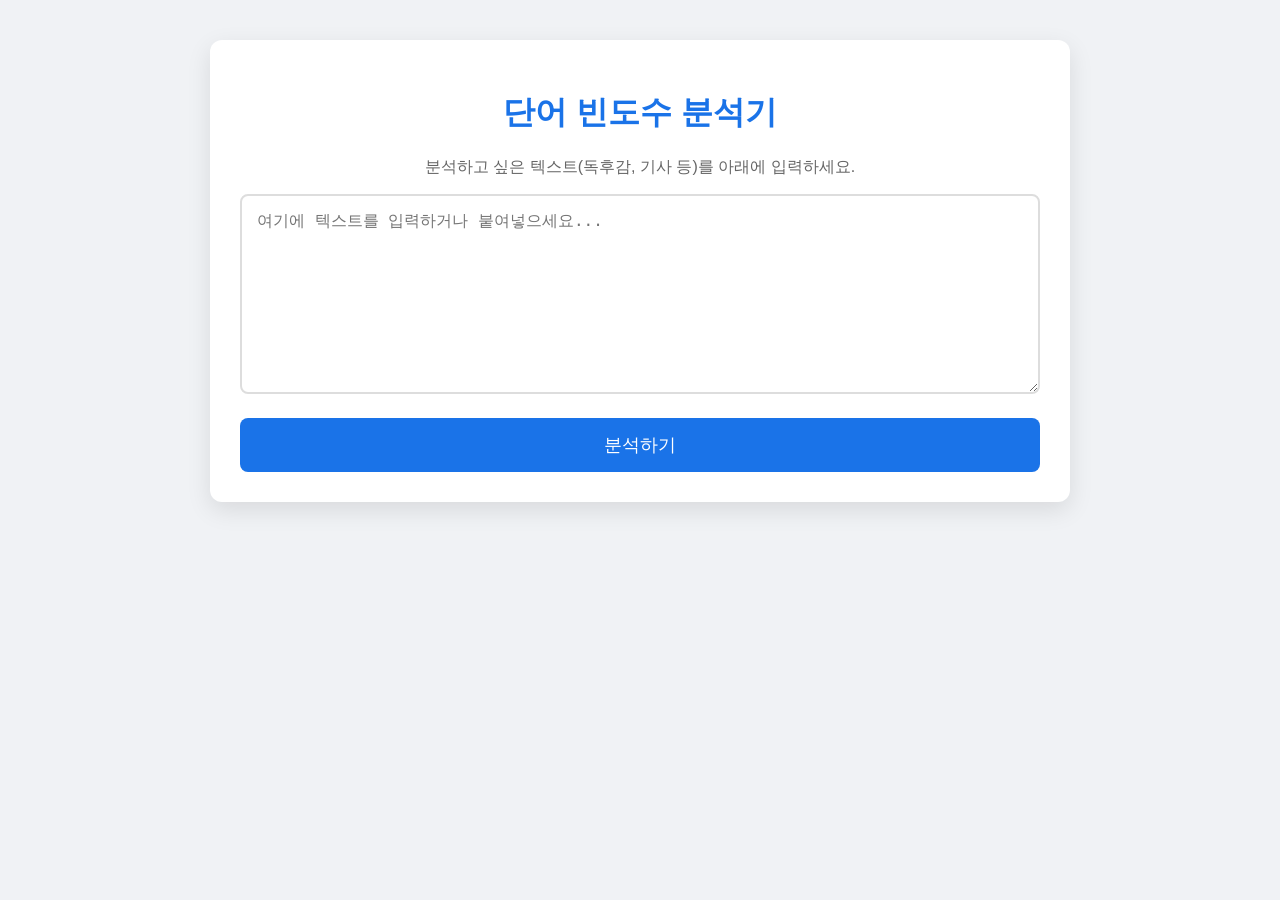
<file: text_frequency.html>
<!DOCTYPE html>
<html lang="ko">
<head>
    <meta charset="UTF-8">
    <meta name="viewport" content="width=device-width, initial-scale=1.0">
    <title>단어 빈도수 분석기</title>
    <style>
        body {
            font-family: 'Malgun Gothic', sans-serif;
            background-color: #f0f2f5;
            display: flex;
            justify-content: center;
            padding: 40px;
            margin: 0;
        }
        .container {
            background-color: white;
            padding: 30px;
            border-radius: 12px;
            box-shadow: 0 8px 24px rgba(0,0,0,0.1);
            max-width: 800px;
            width: 100%;
        }
        h1 { color: #1a73e8; text-align: center; }
        p { color: #666; text-align: center; }
        textarea {
            width: 100%;
            height: 200px;
            padding: 15px;
            border: 2px solid #ddd;
            border-radius: 8px;
            font-size: 16px;
            resize: vertical;
            box-sizing: border-box;
            margin-bottom: 20px;
        }
        textarea:focus {
            border-color: #1a73e8;
            outline: none;
        }
        button {
            width: 100%;
            padding: 15px;
            background-color: #1a73e8;
            color: white;
            border: none;
            border-radius: 8px;
            font-size: 18px;
            cursor: pointer;
            transition: background 0.3s;
        }
        button:hover { background-color: #1557b0; }
        .result-area {
            margin-top: 30px;
            display: none;
        }
        table {
            width: 100%;
            border-collapse: collapse;
            margin-top: 10px;
        }
        th, td {
            padding: 12px;
            border-bottom: 1px solid #eee;
            text-align: left;
        }
        th { background-color: #f8f9fa; color: #333; }
        .count-badge {
            background-color: #e8f0fe;
            color: #1a73e8;
            padding: 2px 8px;
            border-radius: 12px;
            font-weight: bold;
        }
    </style>
</head>
<body>

<div class="container">
    <h1>단어 빈도수 분석기</h1>
    <p>분석하고 싶은 텍스트(독후감, 기사 등)를 아래에 입력하세요.</p>
    
    <textarea id="textInput" placeholder="여기에 텍스트를 입력하거나 붙여넣으세요..."></textarea>
    
    <button onclick="analyzeText()">분석하기</button>

    <div id="resultArea" class="result-area">
        <h3>📊 분석 결과 (Top 10)</h3>
        <table>
            <thead>
                <tr>
                    <th>순위</th>
                    <th>단어</th>
                    <th>빈도수</th>
                </tr>
            </thead>
            <tbody id="resultBody">
                </tbody>
        </table>
    </div>
</div>

<script>
    function analyzeText() {
        const text = document.getElementById('textInput').value;
        const resultArea = document.getElementById('resultArea');
        const resultBody = document.getElementById('resultBody');

        if (!text.trim()) {
            alert("텍스트를 입력해주세요!");
            return;
        }

        // 1. 전처리: 특수문자 제거 및 공백 기준 분리
        // 정규표현식으로 기호 제거 후 소문자로 변환(영어의 경우)
        const words = text.replace(/[^\w\sㄱ-힣]/g, " ")
                          .split(/\s+/)
                          .filter(word => word.length > 0);

        // 2. 빈도수 계산 (Map 객체 활용)
        const wordCounts = {};
        words.forEach(word => {
            wordCounts[word] = (wordCounts[word] || 0) + 1;
        });

        // 3. 배열로 변환 후 내림차순 정렬
        const sortedWords = Object.entries(wordCounts)
                                  .sort((a, b) => b[1] - a[1]);

        // 4. 결과 출력 (상위 10개)
        resultBody.innerHTML = ""; // 기존 결과 초기화
        const top10 = sortedWords.slice(0, 10);

        top10.forEach((item, index) => {
            const row = `
                <tr>
                    <td>${index + 1}</td>
                    <td><strong>${item[0]}</strong></td>
                    <td><span class="count-badge">${item[1]}회</span></td>
                </tr>
            `;
            resultBody.innerHTML += row;
        });

        // 결과 영역 표시
        resultArea.style.display = "block";
    }
</script>

</body>
</html>
</file>
<file: style.css>
@import url('https://fonts.googleapis.com/css2?family=Noto+Sans+KR:wght@400;700;900&family=Jua&display=swap');

:root {
    --primary-color: #6366f1;
    --primary-hover: #4f46e5;
    --accent-color: #f472b6;
    --bg-color: #f0f9ff;
    --card-bg: rgba(255, 255, 255, 0.85);
    --text-main: #1e293b;
    --text-sub: #475569;
    --shadow-sm: 0 4px 6px -1px rgba(0, 0, 0, 0.1);
    --shadow-lg: 0 10px 15px -3px rgba(0, 0, 0, 0.1), 0 4px 6px -2px rgba(0, 0, 0, 0.05);
    --radius: 20px;
}

* {
    box-sizing: border-box;
    margin: 0;
    padding: 0;
}

body {
    font-family: 'Noto Sans KR', sans-serif;
    background-color: var(--bg-color);
    background-image: 
        radial-gradient(at 0% 0%, hsla(253,16%,7%,1) 0, transparent 50%), 
        radial-gradient(at 50% 0%, hsla(225,39%,30%,1) 0, transparent 50%), 
        radial-gradient(at 100% 0%, hsla(339,49%,30%,1) 0, transparent 50%);
    background: linear-gradient(135deg, #e0f2fe 0%, #ddd6fe 100%);
    color: var(--text-main);
    min-height: 100vh;
    display: flex;
    flex-direction: column;
    overflow-x: hidden;
}

header {
    text-align: center;
    padding: 3rem 1rem;
    animation: fadeInDown 0.8s ease-out;
}

h1 {
    font-family: 'Jua', sans-serif;
    font-size: 3.5rem;
    color: var(--primary-color);
    text-shadow: 2px 2px 0px #fff;
    margin-bottom: 0.5rem;
    letter-spacing: -1px;
}

.subtitle {
    font-size: 1.2rem;
    color: var(--text-sub);
    background: rgba(255,255,255,0.6);
    padding: 0.5rem 1.5rem;
    border-radius: 50px;
    display: inline-block;
    backdrop-filter: blur(5px);
}

main {
    flex: 1;
    max-width: 1200px;
    width: 100%;
    margin: 0 auto;
    padding: 2rem;
}

/* Home Menu Grid */
.menu-grid {
    display: grid;
    grid-template-columns: repeat(auto-fit, minmax(280px, 1fr));
    gap: 2rem;
    padding: 1rem;
}

.menu-card {
    background: var(--card-bg);
    border-radius: var(--radius);
    padding: 2rem;
    text-align: center;
    text-decoration: none;
    color: var(--text-main);
    box-shadow: var(--shadow-sm);
    transition: all 0.3s cubic-bezier(0.4, 0, 0.2, 1);
    border: 2px solid transparent;
    backdrop-filter: blur(10px);
    display: flex;
    flex-direction: column;
    align-items: center;
    justify-content: center;
    height: 100%;
    position: relative;
    overflow: hidden;
}

.menu-card:hover {
    transform: translateY(-10px) scale(1.02);
    box-shadow: var(--shadow-lg);
    border-color: var(--primary-color);
    background: white;
}

.menu-icon {
    font-size: 4rem;
    margin-bottom: 1rem;
    transition: transform 0.3s ease;
}

.menu-card:hover .menu-icon {
    transform: scale(1.2) rotate(5deg);
}

.menu-title {
    font-family: 'Jua', sans-serif;
    font-size: 1.5rem;
    margin-bottom: 0.5rem;
    color: var(--primary-color);
}

.menu-desc {
    font-size: 0.95rem;
    color: var(--text-sub);
    line-height: 1.4;
}

/* Page Specific Styles */
.page-container {
    background: white;
    padding: 3rem;
    border-radius: var(--radius);
    box-shadow: var(--shadow-lg);
    animation: fadeInUp 0.6s ease-out;
    min-height: 60vh;
}

.back-btn {
    display: inline-flex;
    align-items: center;
    text-decoration: none;
    color: var(--primary-color);
    font-weight: bold;
    margin-bottom: 2rem;
    padding: 0.5rem 1rem;
    background: #e0e7ff;
    border-radius: 12px;
    transition: background 0.2s;
}

.back-btn:hover {
    background: #c7d2fe;
}

.page-content {
    line-height: 1.8;
}

footer {
    text-align: center;
    padding: 2rem;
    color: var(--text-sub);
    font-size: 0.9rem;
    margin-top: auto;
}

/* Animations */
@keyframes fadeInDown {
    from { opacity: 0; transform: translateY(-20px); }
    to { opacity: 1; transform: translateY(0); }
}

@keyframes fadeInUp {
    from { opacity: 0; transform: translateY(20px); }
    to { opacity: 1; transform: translateY(0); }
}

/* Responsive */
@media (max-width: 768px) {
    h1 { font-size: 2.5rem; }
    .menu-grid { grid-template-columns: 1fr; }
}
</file>
